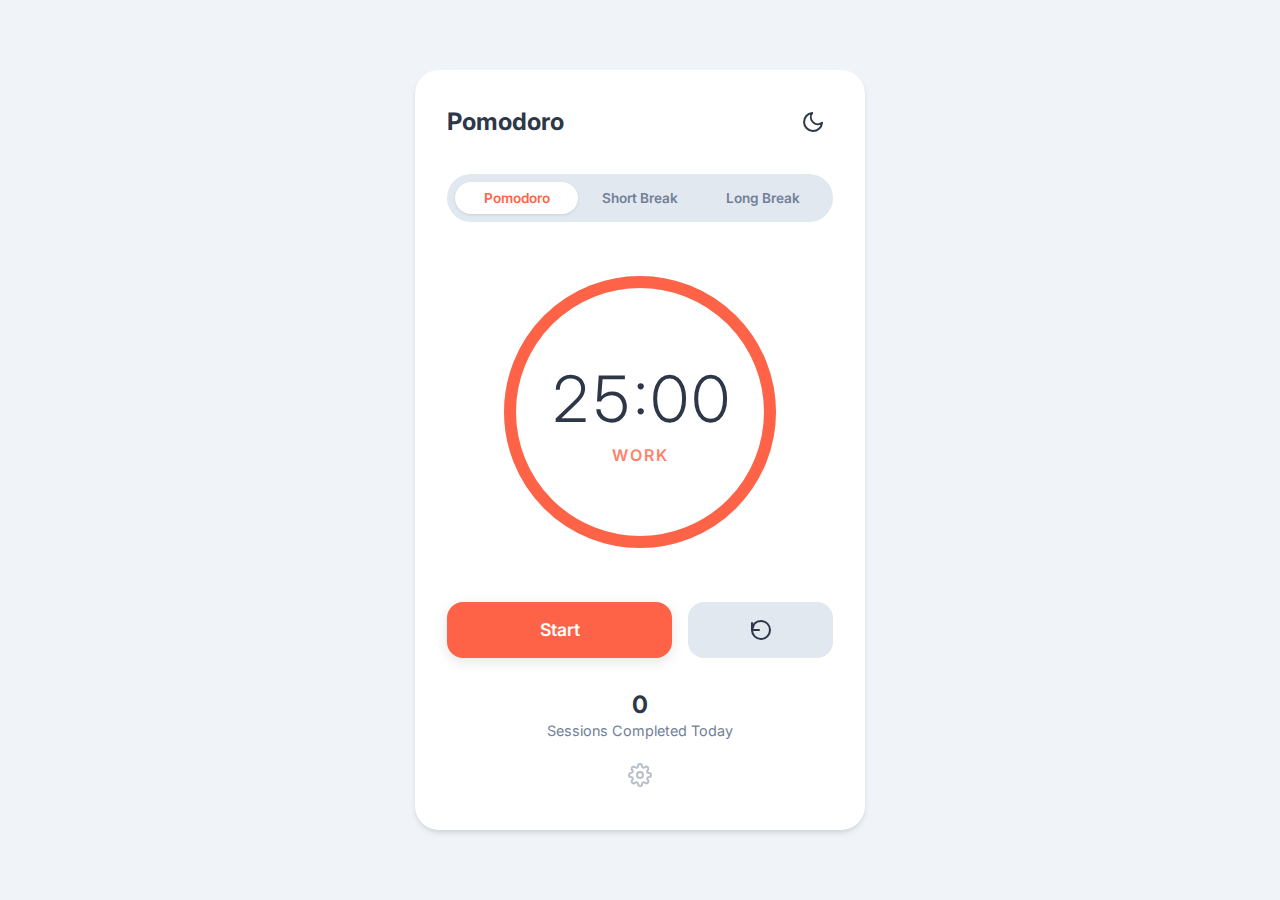
<file: Assignment - 1/Part B/index.html>
<!DOCTYPE html>
<html lang="en">

<head>
    <meta charset="UTF-8">
    <meta name="viewport" content="width=device-width, initial-scale=1.0">
    <title>Pomodoro Timer</title>
    <link rel="stylesheet" href="styles.css">
    <link rel="preconnect" href="https://fonts.googleapis.com">
    <link rel="preconnect" href="https://fonts.gstatic.com" crossorigin>
    <link href="https://fonts.googleapis.com/css2?family=Inter:wght@300;400;600;700&display=swap" rel="stylesheet">
    <link rel="icon" href="https://fav.farm/🍅" />
</head>

<body class="light-mode">
    <div class="app-container">
        <header>
            <h1>Pomodoro</h1>
            <button id="theme-toggle" aria-label="Toggle Dark Mode">
                <svg class="icon moon-icon" xmlns="http://www.w3.org/2000/svg" width="24" height="24"
                    viewBox="0 0 24 24" fill="none" stroke="currentColor" stroke-width="2" stroke-linecap="round"
                    stroke-linejoin="round">
                    <path d="M21 12.79A9 9 0 1 1 11.21 3 7 7 0 0 0 21 12.79z"></path>
                </svg>
                <svg class="icon sun-icon" xmlns="http://www.w3.org/2000/svg" width="24" height="24" viewBox="0 0 24 24"
                    fill="none" stroke="currentColor" stroke-width="2" stroke-linecap="round" stroke-linejoin="round">
                    <circle cx="12" cy="12" r="5"></circle>
                    <line x1="12" y1="1" x2="12" y2="3"></line>
                    <line x1="12" y1="21" x2="12" y2="23"></line>
                    <line x1="4.22" y1="4.22" x2="5.64" y2="5.64"></line>
                    <line x1="18.36" y1="18.36" x2="19.78" y2="19.78"></line>
                    <line x1="1" y1="12" x2="3" y2="12"></line>
                    <line x1="21" y1="12" x2="23" y2="12"></line>
                    <line x1="4.22" y1="19.78" x2="5.64" y2="18.36"></line>
                    <line x1="18.36" y1="5.64" x2="19.78" y2="4.22"></line>
                </svg>
            </button>
        </header>

        <div class="mode-tabs">
            <button class="mode-btn active" data-mode="pomodoro">Pomodoro</button>
            <button class="mode-btn" data-mode="shortBreak">Short Break</button>
            <button class="mode-btn" data-mode="longBreak">Long Break</button>
        </div>

        <div class="timer-container">
            <svg class="progress-ring" width="300" height="300">
                <circle class="progress-ring__circle-bg" stroke="currentColor" stroke-width="12" fill="transparent"
                    r="130" cx="150" cy="150" />
                <circle class="progress-ring__circle" stroke="currentColor" stroke-width="12" fill="transparent" r="130"
                    cx="150" cy="150" />
            </svg>
            <div class="time-display">
                <input type="text" id="time" value="25:00" autocomplete="off">
                <span id="mode-label">WORK</span>
            </div>
        </div>

        <div class="controls">
            <button id="start-pause" class="control-btn primary">Start</button>
            <button id="reset" class="control-btn secondary">
                <svg xmlns="http://www.w3.org/2000/svg" width="24" height="24" viewBox="0 0 24 24" fill="none"
                    stroke="currentColor" stroke-width="2" stroke-linecap="round" stroke-linejoin="round">
                    <path d="M3 12a9 9 0 1 0 9-9 9.75 9.75 0 0 0-6.74 2.74L3 12"></path>
                    <path d="M3 5v7h7"></path>
                </svg>
            </button>
        </div>

        <div class="session-tracker">
            <span id="session-count">0</span>
            <span class="label">Sessions Completed Today</span>
        </div>

        <button id="settings-btn" aria-label="Settings">
            <svg xmlns="http://www.w3.org/2000/svg" width="24" height="24" viewBox="0 0 24 24" fill="none"
                stroke="currentColor" stroke-width="2" stroke-linecap="round" stroke-linejoin="round">
                <circle cx="12" cy="12" r="3"></circle>
                <path
                    d="M19.4 15a1.65 1.65 0 0 0 .33 1.82l.06.06a2 2 0 0 1 0 2.83 2 2 0 0 1-2.83 0l-.06-.06a1.65 1.65 0 0 0-1.82-.33 1.65 1.65 0 0 0-1 1.51V21a2 2 0 0 1-2 2 2 2 0 0 1-2-2v-.09A1.65 1.65 0 0 0 9 19.4a1.65 1.65 0 0 0-1.82.33l-.06.06a2 2 0 0 1-2.83 0 2 2 0 0 1 0-2.83l.06-.06a1.65 1.65 0 0 0 .33-1.82 1.65 1.65 0 0 0-1.51-1H3a2 2 0 0 1-2-2 2 2 0 0 1 2-2h.09A1.65 1.65 0 0 0 4.6 9a1.65 1.65 0 0 0-.33-1.82l-.06-.06a2 2 0 0 1 0-2.83 2 2 0 0 1 2.83 0l.06.06a1.65 1.65 0 0 0 1.82.33H9a1.65 1.65 0 0 0 1-1.51V3a2 2 0 0 1 2-2 2 2 0 0 1 2 2v.09a1.65 1.65 0 0 0 1 1.51 1.65 1.65 0 0 0 1.82-.33l.06-.06a2 2 0 0 1 2.83 0 2 2 0 0 1 0 2.83l-.06.06a1.65 1.65 0 0 0-.33 1.82V9a1.65 1.65 0 0 0 1.51 1H21a2 2 0 0 1 2 2 2 2 0 0 1-2 2h-.09a1.65 1.65 0 0 0-1.51 1z">
                </path>
            </svg>
        </button>
    </div>

    <!-- Settings Modal -->
    <div id="settings-modal" class="modal hidden">
        <div class="modal-content">
            <span class="close-modal">&times;</span>
            <h2>Settings</h2>
            <div class="setting-item">
                <label for="pomodoro-time">Pomodoro (minutes)</label>
                <input type="number" id="pomodoro-time" value="25" min="1" max="60">
            </div>
            <div class="setting-item">
                <label for="short-break-time">Short Break (minutes)</label>
                <input type="number" id="short-break-time" value="5" min="1" max="60">
            </div>
            <div class="setting-item">
                <label for="long-break-time">Long Break (minutes)</label>
                <input type="number" id="long-break-time" value="15" min="1" max="60">
            </div>
            <button id="save-settings" class="control-btn primary">Save</button>
        </div>
    </div>

    <audio id="alarm-sound" src="https://actions.google.com/sounds/v1/alarms/beep_short.ogg" preload="auto"></audio>
    <script src="script.js"></script>
</body>

</html>
</file>
<file: Assignment - 1/Part B/styles.css>
:root {
    --primary-color: #FF6347;
    /* Tomato Red */
    --bg-color: #f0f4f8;
    --card-bg: #ffffff;
    --text-color: #2d3748;
    --secondary-text: #718096;
    --ring-bg: #e2e8f0;
    --shadow: 0 4px 6px -1px rgba(0, 0, 0, 0.1), 0 2px 4px -1px rgba(0, 0, 0, 0.06);
    --transition: all 0.3s ease;
}

body.dark-mode {
    --bg-color: #1a202c;
    --card-bg: #2d3748;
    --text-color: #f7fafc;
    --secondary-text: #a0aec0;
    --ring-bg: #4a5568;
    --shadow: 0 4px 6px -1px rgba(0, 0, 0, 0.3), 0 2px 4px -1px rgba(0, 0, 0, 0.18);
}

body.break-mode {
    --primary-color: #4CAF50;
    /* Green */
}

* {
    margin: 0;
    padding: 0;
    box-sizing: border-box;
    font-family: 'Inter', sans-serif;
}

body {
    background-color: var(--bg-color);
    color: var(--text-color);
    display: flex;
    justify-content: center;
    align-items: center;
    min-height: 100vh;
    transition: background-color 0.5s ease, color 0.5s ease;
}

.app-container {
    background-color: var(--card-bg);
    width: 90%;
    max-width: 450px;
    padding: 2rem;
    border-radius: 24px;
    box-shadow: var(--shadow);
    text-align: center;
    position: relative;
    transition: background-color 0.5s ease;
}

header {
    display: flex;
    justify-content: space-between;
    align-items: center;
    margin-bottom: 2rem;
}

header h1 {
    font-size: 1.5rem;
    font-weight: 700;
}

#theme-toggle {
    background: none;
    border: none;
    cursor: pointer;
    color: var(--text-color);
    padding: 8px;
    border-radius: 50%;
    transition: var(--transition);
}

#theme-toggle:hover {
    background-color: var(--ring-bg);
}

.icon {
    display: block;
}

body.light-mode .sun-icon {
    display: none;
}

body.light-mode .moon-icon {
    display: block;
}

body.dark-mode .sun-icon {
    display: block;
}

body.dark-mode .moon-icon {
    display: none;
}


.mode-tabs {
    background-color: var(--ring-bg);
    padding: 0.5rem;
    border-radius: 50px;
    display: flex;
    justify-content: space-between;
    margin-bottom: 2.5rem;
}

.mode-btn {
    flex: 1;
    background: none;
    border: none;
    padding: 0.5rem 0.2rem;
    border-radius: 50px;
    cursor: pointer;
    font-size: 0.85rem;
    font-weight: 600;
    color: var(--secondary-text);
    transition: var(--transition);
}

.mode-btn.active {
    background-color: var(--card-bg);
    color: var(--primary-color);
    box-shadow: 0 1px 3px rgba(0, 0, 0, 0.1);
}

.timer-container {
    position: relative;
    width: 300px;
    height: 300px;
    margin: 0 auto 2.5rem;
}

.progress-ring {
    transform: rotate(-90deg);
}

.progress-ring__circle-bg {
    stroke: var(--ring-bg);
    transition: stroke 0.5s ease;
}

.progress-ring__circle {
    stroke: var(--primary-color);
    transition: stroke-dashoffset 1s linear, stroke 0.5s ease;
    stroke-linecap: round;
}

.time-display {
    position: absolute;
    top: 50%;
    left: 50%;
    transform: translate(-50%, -50%);
    display: flex;
    flex-direction: column;
    align-items: center;
}

#time {
    font-size: 4rem;
    font-weight: 300;
    line-height: 1;
    margin-bottom: 0.5rem;
    font-feature-settings: "tnum";
    font-variant-numeric: tabular-nums;
    background: transparent;
    border: none;
    color: var(--text-color);
    width: 260px;
    text-align: center;
    cursor: text;
    padding: 0;
}

#time:focus {
    outline: none;
    border-bottom: 2px solid var(--primary-color);
}

#mode-label {
    font-size: 1rem;
    font-weight: 600;
    letter-spacing: 2px;
    color: var(--primary-color);
    opacity: 0.8;
}

.controls {
    display: flex;
    gap: 1rem;
    justify-content: center;
    margin-bottom: 2rem;
}

.control-btn {
    border: none;
    border-radius: 16px;
    padding: 1rem 2rem;
    font-size: 1.1rem;
    font-weight: 600;
    cursor: pointer;
    transition: var(--transition);
    display: flex;
    align-items: center;
    justify-content: center;
}

.control-btn.primary {
    background-color: var(--primary-color);
    color: white;
    flex: 2;
    box-shadow: 0 4px 14px 0 rgba(0, 0, 0, 0.1);
}

.control-btn.primary:hover {
    transform: translateY(-2px);
    filter: brightness(1.1);
}

.control-btn.secondary {
    background-color: var(--ring-bg);
    color: var(--text-color);
    flex: 1;
}

.control-btn.secondary:hover {
    background-color: var(--secondary-text);
    color: white;
}

.session-tracker {
    color: var(--secondary-text);
    font-size: 0.9rem;
    display: flex;
    flex-direction: column;
    gap: 0.2rem;
    margin-bottom: 1rem;
}

#session-count {
    font-size: 1.5rem;
    font-weight: 700;
    color: var(--text-color);
}

#settings-btn {
    background: none;
    border: none;
    color: var(--secondary-text);
    cursor: pointer;
    padding: 0.5rem;
    transition: var(--transition);
    opacity: 0.5;
}

#settings-btn:hover {
    opacity: 1;
    color: var(--text-color);
}

/* Modal */
.modal {
    position: fixed;
    top: 0;
    left: 0;
    width: 100%;
    height: 100%;
    background-color: rgba(0, 0, 0, 0.5);
    display: flex;
    justify-content: center;
    align-items: center;
    z-index: 100;
    backdrop-filter: blur(5px);
    opacity: 1;
    transition: opacity 0.3s ease;
}

.modal.hidden {
    opacity: 0;
    pointer-events: none;
}

.modal-content {
    background-color: var(--card-bg);
    padding: 2rem;
    border-radius: 20px;
    width: 90%;
    max-width: 350px;
    position: relative;
    box-shadow: var(--shadow);
}

.close-modal {
    position: absolute;
    top: 1rem;
    right: 1.5rem;
    font-size: 1.5rem;
    cursor: pointer;
    color: var(--secondary-text);
}

.modal h2 {
    margin-bottom: 1.5rem;
    font-size: 1.25rem;
}

.setting-item {
    margin-bottom: 1rem;
    text-align: left;
}

.setting-item label {
    display: block;
    margin-bottom: 0.5rem;
    font-size: 0.9rem;
    color: var(--secondary-text);
}

.setting-item input {
    width: 100%;
    padding: 0.8rem;
    border-radius: 8px;
    border: 1px solid var(--ring-bg);
    background-color: var(--bg-color);
    color: var(--text-color);
    font-size: 1rem;
}

.setting-item input:focus {
    outline: none;
    border-color: var(--primary-color);
}

#save-settings {
    width: 100%;
    margin-top: 1rem;
}

@media (max-width: 400px) {
    .timer-container {
        width: 250px;
        height: 250px;
    }

    .progress-ring,
    .progress-ring__circle,
    .progress-ring__circle-bg {
        width: 250px;
        height: 250px;
    }

    .progress-ring__circle,
    .progress-ring__circle-bg {
        r: 110;
        cx: 125;
        cy: 125;
    }

    #time {
        font-size: 3rem;
    }
}
</file>
